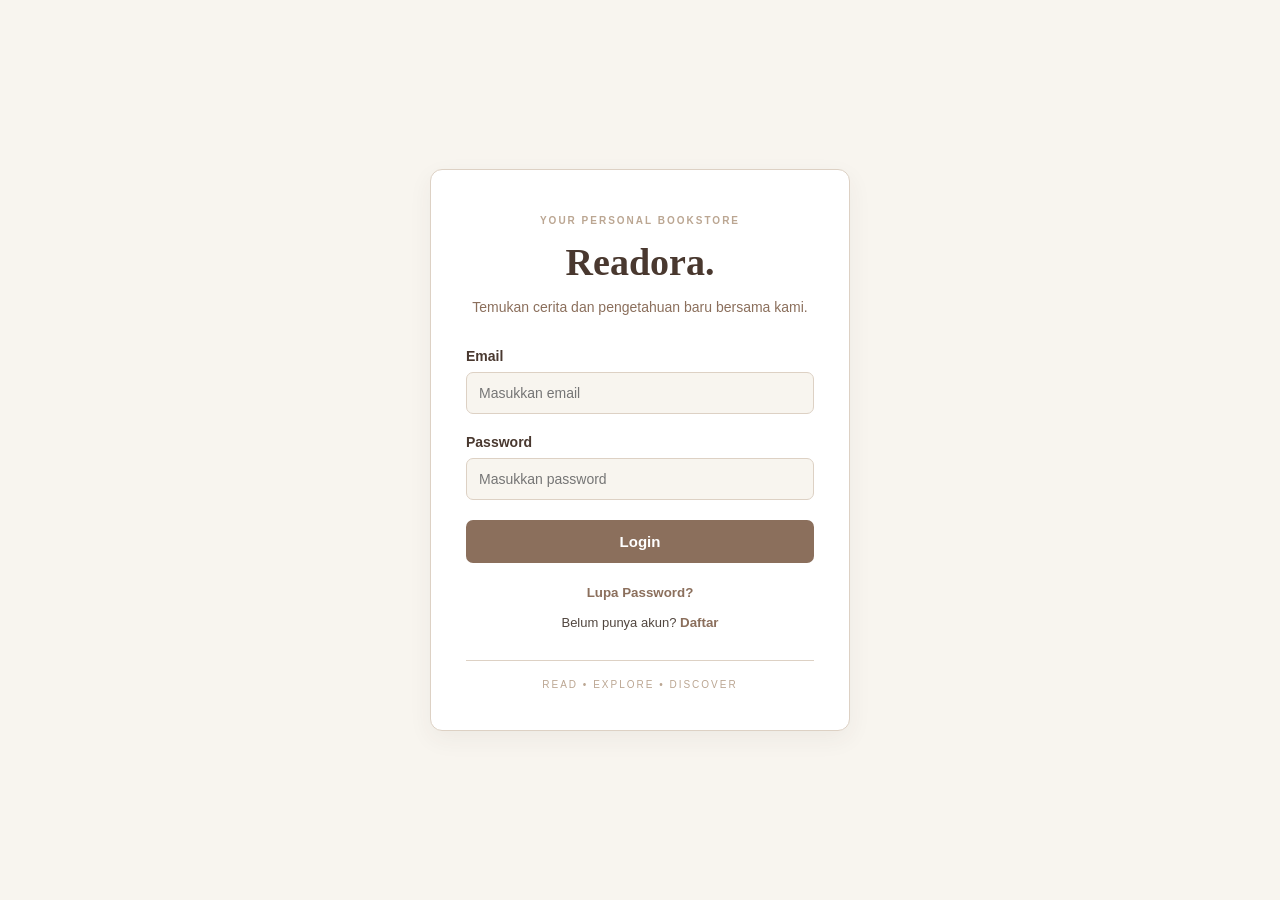
<file: index.html>
<!DOCTYPE html>
<html lang="id">
<head>
    <meta charset="UTF-8">
    <meta name="viewport" content="width=device-width, initial-scale=1.0">

    <title>Login | Readora</title>

    <!-- External CSS -->
    <link rel="stylesheet" href="css/style.css">
</head>
<body>

    <!-- Main Login -->
    <main class="login-container">

        <section class="login-card">

            <header class="login-header">
                <span class="brand-label">YOUR PERSONAL BOOKSTORE</span>
                <h1>Readora.</h1>
                <p>Temukan cerita dan pengetahuan baru bersama kami.</p>
            </header>

            <form id="loginForm">

                <div class="form-group">
                    <label for="email">Email</label>
                    <input
                        type="email"
                        id="email"
                        placeholder="Masukkan email"
                        required
                    >
                </div>

                <div class="form-group">
                    <label for="password">Password</label>
                    <input
                        type="password"
                        id="password"
                        placeholder="Masukkan password"
                        required
                    >
                </div>

                <button type="submit" class="btn-login">
                    Login
                </button>

            </form>

            <div class="login-links">

                <button type="button" id="forgotBtn">
                    Lupa Password?
                </button>

                <p>
                    Belum punya akun?
                    <button type="button" id="registerBtn">
                        Daftar
                    </button>
                </p>

            </div>

            <footer class="login-footer">
                <p>READ • EXPLORE • DISCOVER</p>
            </footer>

        </section>

    </main>


    <!-- Modal Lupa Password -->
    <div class="modal" id="forgotModal">

        <div class="modal-content">

            <button type="button" class="close-modal"
                data-close="forgotModal">&times;</button>

            <h2>Lupa Password?</h2>

            <p>Masukkan email yang terdaftar untuk memeriksa akunmu.</p>

            <form id="forgotForm">

                <div class="form-group">
                    <label for="forgotEmail">Email</label>
                    <input
                        type="email"
                        id="forgotEmail"
                        placeholder="Masukkan email"
                        required
                    >
                </div>

                <button type="submit" class="btn-login">
                    Periksa Email
                </button>

            </form>

        </div>

    </div>


    <!-- Modal Daftar -->
    <div class="modal" id="registerModal">

        <div class="modal-content">

            <button type="button" class="close-modal"
                data-close="registerModal">&times;</button>

            <h2>Buat Akun Readora</h2>

            <p>Daftarkan dirimu untuk mulai menjelajahi buku.</p>

            <form id="registerForm">

                <div class="form-group">
                    <label for="registerName">Nama Lengkap</label>
                    <input
                        type="text"
                        id="registerName"
                        placeholder="Masukkan nama"
                        required
                    >
                </div>

                <div class="form-group">
                    <label for="registerEmail">Email</label>
                    <input
                        type="email"
                        id="registerEmail"
                        placeholder="Masukkan email"
                        required
                    >
                </div>

                <div class="form-group">
                    <label for="registerPassword">Password</label>
                    <input
                        type="password"
                        id="registerPassword"
                        placeholder="Minimal 6 karakter"
                        minlength="6"
                        required
                    >
                </div>

                <button type="submit" class="btn-login">
                    Daftar Sekarang
                </button>

            </form>

        </div>

    </div>


    <!-- JavaScript -->
    <script src="js/data.js"></script>
    <script src="js/script.js"></script>

</body>
</html>
</file>
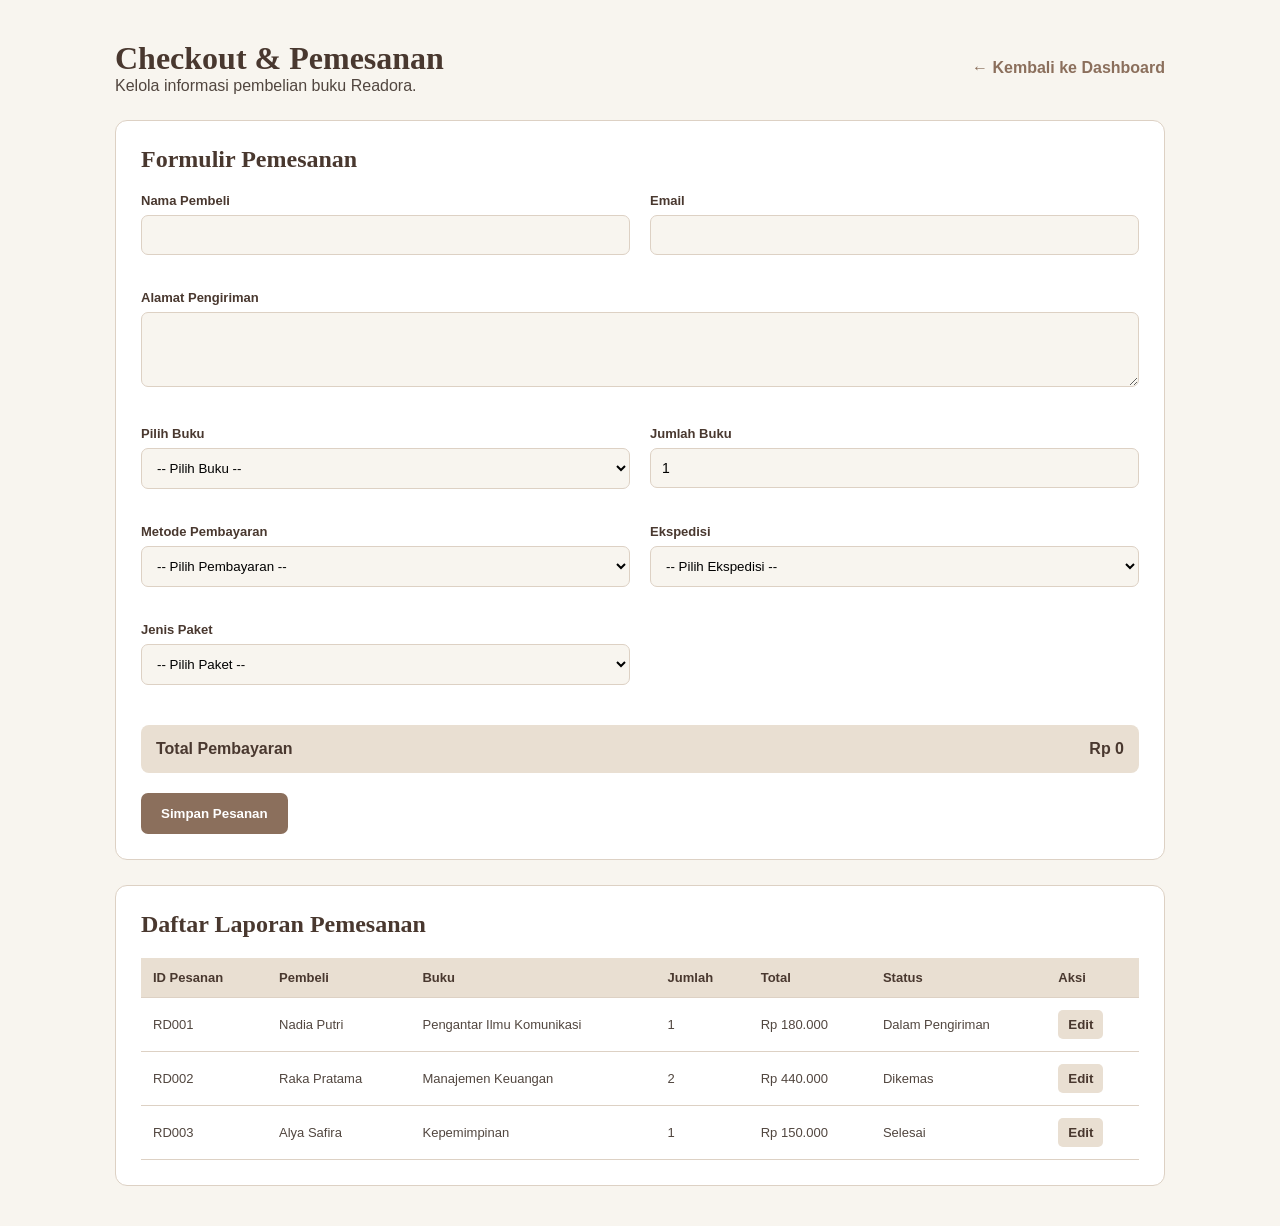
<file: checkout.html>
<!DOCTYPE html>
<html lang="id">
<head>
    <meta charset="UTF-8">
    <meta name="viewport" content="width=device-width, initial-scale=1.0">
    <title>Checkout | Readora</title>
    <link rel="stylesheet" href="css/style.css">

    <style>
        .page-container {
            max-width: 1100px;
            margin: 40px auto;
            padding: 0 25px;
        }

        .page-header {
            display: flex;
            justify-content: space-between;
            align-items: center;
            gap: 15px;
            margin-bottom: 25px;
        }

        .page-header h1 {
            font-family: Georgia, serif;
            color: var(--dark-brown);
        }

        .back-link {
            color: var(--brown);
            text-decoration: none;
            font-weight: bold;
        }

        .checkout-card, .order-card {
            background: var(--white);
            border: 1px solid var(--border);
            border-radius: 12px;
            padding: 25px;
            margin-bottom: 25px;
        }

        .checkout-card h2, .order-card h2 {
            font-family: Georgia, serif;
            color: var(--dark-brown);
            margin-bottom: 20px;
        }

        .form-grid {
            display: grid;
            grid-template-columns: repeat(2, 1fr);
            gap: 15px 20px;
        }

        .form-group label {
            display: block;
            font-size: 13px;
            font-weight: bold;
            color: var(--dark-brown);
            margin-bottom: 7px;
        }

        .form-group input,
        .form-group select,
        .form-group textarea {
            width: 100%;
            padding: 11px;
            border: 1px solid var(--border);
            border-radius: 7px;
            background: var(--cream);
            font-family: inherit;
        }

        .form-group textarea {
            resize: vertical;
            min-height: 75px;
        }

        .full-width {
            grid-column: 1 / -1;
        }

        .total-box {
            background: var(--beige);
            padding: 15px;
            border-radius: 8px;
            margin: 20px 0;
            display: flex;
            justify-content: space-between;
            font-weight: bold;
            color: var(--dark-brown);
        }

        .btn-submit {
            background: var(--brown);
            color: white;
            border: none;
            border-radius: 7px;
            padding: 13px 20px;
            font-weight: bold;
        }

        .btn-cancel {
            background: var(--beige);
            color: var(--dark-brown);
            border: none;
            border-radius: 7px;
            padding: 13px 20px;
            margin-left: 8px;
        }

        .table-wrapper {
            overflow-x: auto;
        }

        .order-table {
            width: 100%;
            border-collapse: collapse;
            min-width: 750px;
        }

        .order-table th, .order-table td {
            padding: 12px;
            border-bottom: 1px solid var(--border);
            text-align: left;
            font-size: 13px;
        }

        .order-table th {
            background: var(--beige);
            color: var(--dark-brown);
        }

        .btn-edit {
            background: var(--beige);
            color: var(--dark-brown);
            border: none;
            border-radius: 5px;
            padding: 7px 10px;
            font-weight: bold;
        }

        @media (max-width: 600px) {
            .form-grid {
                grid-template-columns: 1fr;
            }

            .full-width {
                grid-column: auto;
            }

            .page-header {
                align-items: flex-start;
                flex-direction: column;
            }
        }
    </style>
</head>

<body>
    <main class="page-container">

        <header class="page-header">
            <div>
                <h1>Checkout & Pemesanan</h1>
                <p>Kelola informasi pembelian buku Readora.</p>
            </div>
            <a href="dashboard.html" class="back-link">
                ← Kembali ke Dashboard
            </a>
        </header>

        <section class="checkout-card">
            <h2>Formulir Pemesanan</h2>

            <form id="formCheckout">
                <input type="hidden" id="editOrderId">

                <div class="form-grid">
                    <div class="form-group">
                        <label for="namaPembeli">Nama Pembeli</label>
                        <input type="text" id="namaPembeli" required>
                    </div>

                    <div class="form-group">
                        <label for="emailPembeli">Email</label>
                        <input type="email" id="emailPembeli" required>
                    </div>

                    <div class="form-group full-width">
                        <label for="alamatPembeli">Alamat Pengiriman</label>
                        <textarea id="alamatPembeli" required></textarea>
                    </div>

                    <div class="form-group">
                        <label for="pilihBuku">Pilih Buku</label>
                        <select id="pilihBuku" required>
                            <option value="">-- Pilih Buku --</option>
                        </select>
                    </div>

                    <div class="form-group">
                        <label for="jumlahBuku">Jumlah Buku</label>
                        <input type="number" id="jumlahBuku" min="1" value="1" required>
                    </div>

                    <div class="form-group">
                        <label for="metodePembayaran">Metode Pembayaran</label>
                        <select id="metodePembayaran" required>
                            <option value="">-- Pilih Pembayaran --</option>
                            <option value="Transfer Bank">Transfer Bank</option>
                            <option value="E-Wallet">E-Wallet</option>
                            <option value="COD">COD</option>
                        </select>
                    </div>

                    <div class="form-group">
                        <label for="ekspedisi">Ekspedisi</label>
                        <select id="ekspedisi" required>
                            <option value="">-- Pilih Ekspedisi --</option>
                            <option value="JNE">JNE</option>
                            <option value="J&T">J&T</option>
                            <option value="SiCepat">SiCepat</option>
                        </select>
                    </div>

                    <div class="form-group">
                        <label for="jenisPaket">Jenis Paket</label>
                        <select id="jenisPaket" required>
                            <option value="">-- Pilih Paket --</option>
                            <option value="Reguler">Reguler</option>
                            <option value="Express">Express</option>
                        </select>
                    </div>
                </div>

                <div class="total-box">
                    <span>Total Pembayaran</span>
                    <span id="totalHarga">Rp 0</span>
                </div>

                <button type="submit" class="btn-submit" id="btnSimpanPesanan">
                    Simpan Pesanan
                </button>

                <button type="button" class="btn-cancel" id="btnBatalEdit" hidden>
                    Batal Edit
                </button>
            </form>
        </section>

        <section class="order-card">
            <h2>Daftar Laporan Pemesanan</h2>

            <div class="table-wrapper">
                <table class="order-table">
                    <thead>
                        <tr>
                            <th>ID Pesanan</th>
                            <th>Pembeli</th>
                            <th>Buku</th>
                            <th>Jumlah</th>
                            <th>Total</th>
                            <th>Status</th>
                            <th>Aksi</th>
                        </tr>
                    </thead>
                    <tbody id="orderTable">
                    </tbody>
                </table>
            </div>
        </section>

    </main>
    
    <script src="js/data.js"></script>
    <script src="js/script.js"></script>
</body>
</html>
</file>
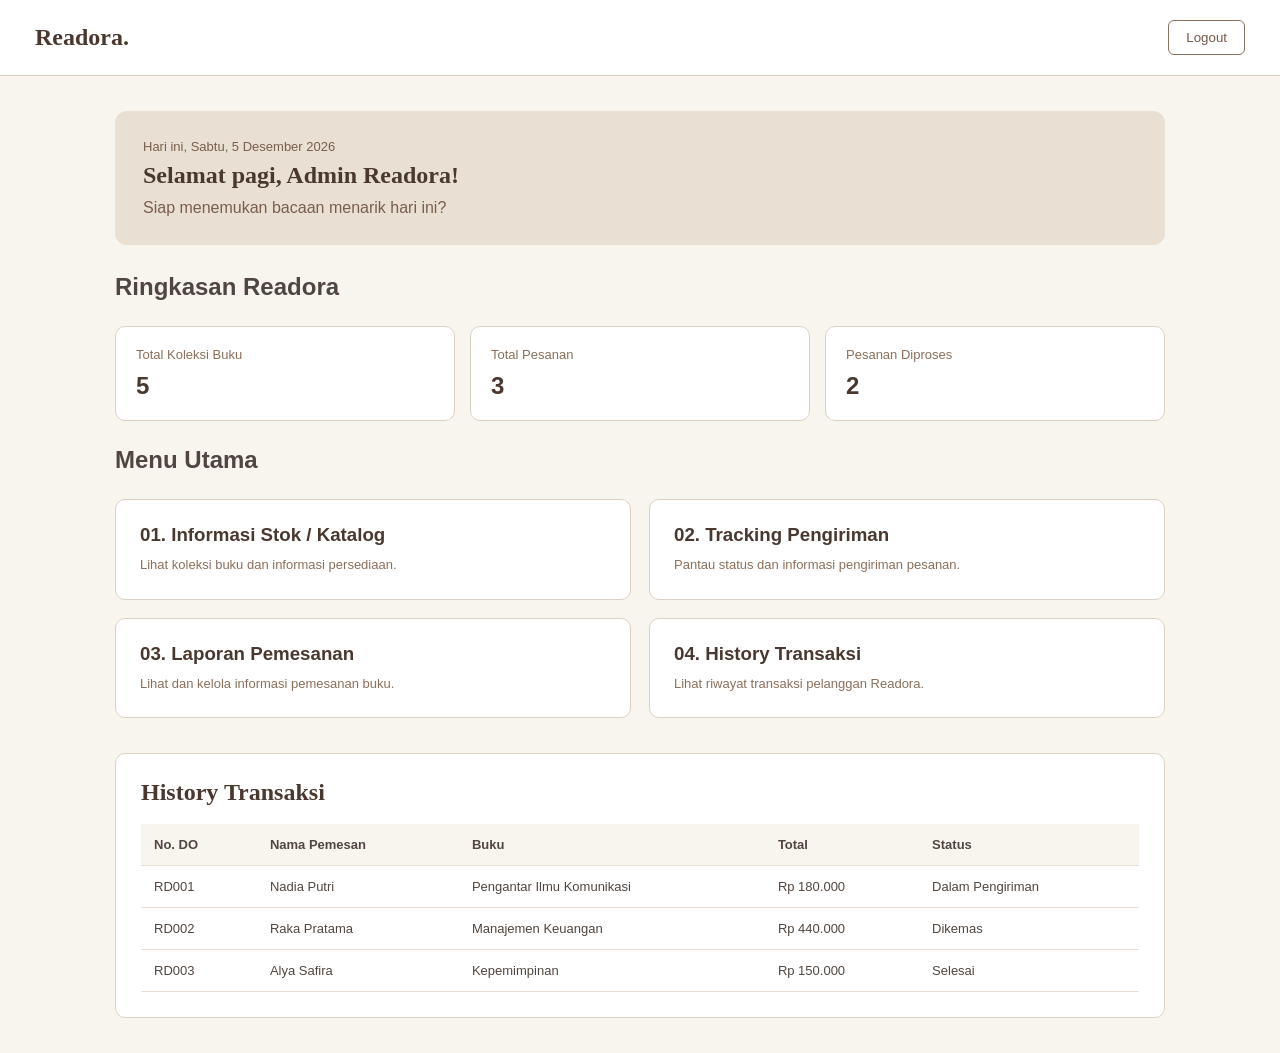
<file: dashboard.html>
<!DOCTYPE html>
<html lang="id">
<head>
    <meta charset="UTF-8">
    <meta name="viewport" content="width=device-width, initial-scale=1.0">

    <title>Dashboard | Readora</title>

    <link rel="stylesheet" href="css/style.css">

    <!-- Internal CSS khusus dashboard -->
    <style>
        .dashboard-main {
            max-width: 1100px;
            margin: auto;
            padding: 35px 25px;
        }

        .dashboard-greeting {
            background-color: #E9DFD2;
            padding: 28px;
            border-radius: 12px;
            margin-bottom: 28px;
        }

        .dashboard-greeting h1 {
            font-family: Georgia, serif;
            color: #49382F;
            margin-bottom: 10px;
        }

        .dashboard-greeting p {
            color: #795E4D;
        }

        .dashboard-menu {
            display: grid;
            grid-template-columns: repeat(2, 1fr);
            gap: 18px;
            margin: 25px 0;
        }

        .menu-card {
            background: white;
            padding: 24px;
            border: 1px solid #DDD1C4;
            border-radius: 10px;
            text-decoration: none;
            color: #49382F;
            transition: 0.3s;
        }

        .menu-card:hover {
            transform: translateY(-4px);
            box-shadow: 0 6px 18px rgba(73, 56, 47, 0.08);
        }

        .menu-card h3 {
            margin-bottom: 9px;
        }

        .menu-card p {
            font-size: 13px;
            color: #8B6F5C;
            line-height: 1.5;
        }

        .dashboard-stats {
            display: grid;
            grid-template-columns: repeat(3, 1fr);
            gap: 15px;
            margin: 25px 0;
        }

        .stat-card {
            background: white;
            padding: 20px;
            border-radius: 10px;
            border: 1px solid #DDD1C4;
        }

        .stat-card p {
            font-size: 13px;
            color: #8B6F5C;
        }

        .stat-card h2 {
            margin-top: 10px;
            color: #49382F;
        }

        .history-section {
            margin-top: 35px;
            background: white;
            padding: 25px;
            border-radius: 10px;
            border: 1px solid #DDD1C4;
        }

        .history-section h2 {
            font-family: Georgia, serif;
            margin-bottom: 18px;
            color: #49382F;
        }

        .history-table {
            width: 100%;
            border-collapse: collapse;
        }

        .history-table th,
        .history-table td {
            padding: 13px;
            text-align: left;
            border-bottom: 1px solid #E9DFD2;
            font-size: 13px;
        }

        .history-table th {
            background-color: #F8F5EF;
        }

        .dashboard-top {
            display: flex;
            justify-content: space-between;
            align-items: center;
            padding: 20px 35px;
            background: white;
            border-bottom: 1px solid #DDD1C4;
        }

        .dashboard-top h2 {
            font-family: Georgia, serif;
            color: #49382F;
        }

        .logout-btn {
            padding: 9px 17px;
            border: 1px solid #8B6F5C;
            border-radius: 6px;
            background: transparent;
            color: #795548;
            cursor: pointer;
        }

        @media (max-width: 600px) {
            .dashboard-menu {
                grid-template-columns: 1fr;
            }

            .dashboard-stats {
                grid-template-columns: 1fr;
            }

            .dashboard-top {
                padding: 18px;
            }

            .history-section {
                overflow-x: auto;
            }
        }
    </style>
</head>

<body>

    <!-- Navigation -->
    <header class="dashboard-top">
        <h2>Readora.</h2>
        <button type="button" class="logout-btn" id="logoutBtn">
            Logout
        </button>
    </header>

    <main class="dashboard-main">

        <!-- Greeting -->
        <section class="dashboard-greeting">
            <p id="greetingTime"
               style="font-size: 13px; margin-bottom: 8px;">
                Welcome
            </p>

            <h1 id="greetingName">Selamat Datang!</h1>

            <p>Siap menemukan bacaan menarik hari ini?</p>
        </section>

        <!-- Ringkasan -->
        <section>
            <h2>Ringkasan Readora</h2>

            <div class="dashboard-stats">

                <article class="stat-card">
                    <p>Total Koleksi Buku</p>
                    <h2 id="totalBuku">0</h2>
                </article>

                <article class="stat-card">
                    <p>Total Pesanan</p>
                    <h2 id="totalPesanan">0</h2>
                </article>

                <article class="stat-card">
                    <p>Pesanan Diproses</p>
                    <h2 id="pesananProses">0</h2>
                </article>

            </div>
        </section>

        <!-- Menu Utama -->
        <section>
            <h2>Menu Utama</h2>

            <div class="dashboard-menu">

                <a href="stok.html" class="menu-card">
                    <h3>01. Informasi Stok / Katalog</h3>
                    <p>Lihat koleksi buku dan informasi persediaan.</p>
                </a>

                <a href="tracking.html" class="menu-card">
                    <h3>02. Tracking Pengiriman</h3>
                    <p>Pantau status dan informasi pengiriman pesanan.</p>
                </a>

                <a href="checkout.html" class="menu-card">
                    <h3>03. Laporan Pemesanan</h3>
                    <p>Lihat dan kelola informasi pemesanan buku.</p>
                </a>

                <a href="#riwayat" class="menu-card">
                    <h3>04. History Transaksi</h3>
                    <p>Lihat riwayat transaksi pelanggan Readora.</p>
                </a>

            </div>
        </section>

        <!-- History Transaksi -->
        <section class="history-section" id="riwayat">

            <h2>History Transaksi</h2>

            <div style="overflow-x: auto;">
                <table class="history-table">

                    <thead>
                        <tr>
                            <th>No. DO</th>
                            <th>Nama Pemesan</th>
                            <th>Buku</th>
                            <th>Total</th>
                            <th>Status</th>
                        </tr>
                    </thead>

                    <tbody id="historyTable">
                        <tr>
                            <td colspan="5">Memuat data transaksi...</td>
                        </tr>
                    </tbody>

                </table>
            </div>

        </section>

    </main>

    <!-- Data dan JavaScript -->
    <script src="js/data.js"></script>
    <script src="js/script.js"></script>

</body>
</html>
</file>
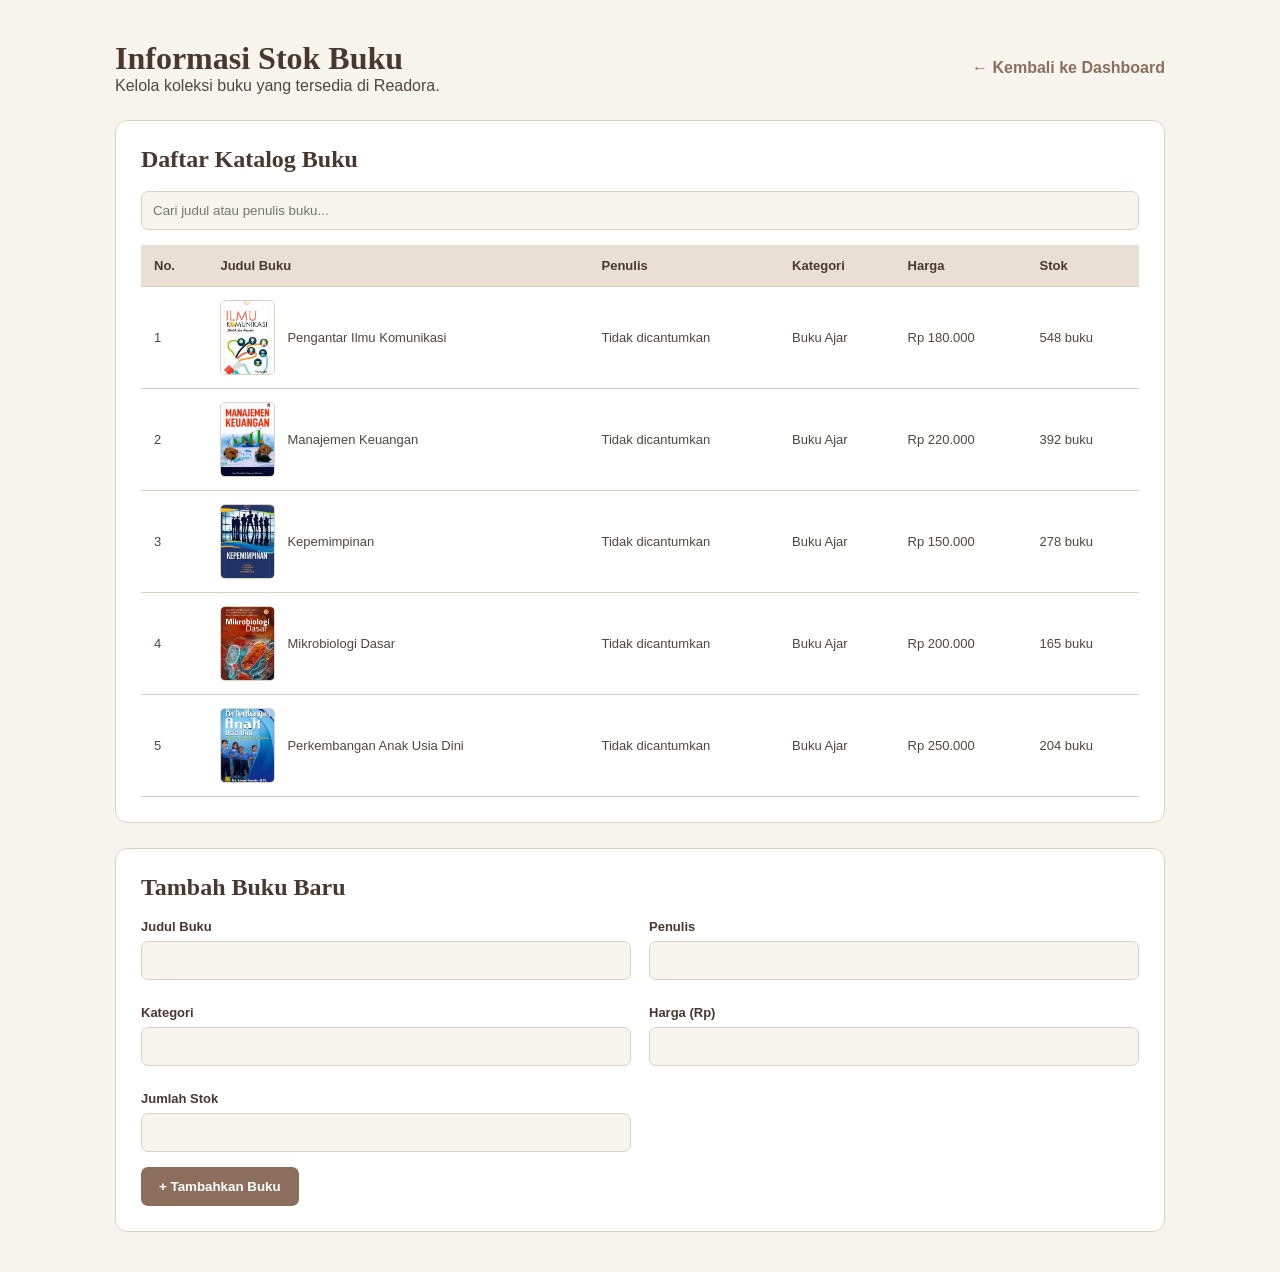
<file: stok.html>
<!DOCTYPE html>
<html lang="id">
<head>
    <meta charset="UTF-8">
    <meta name="viewport" content="width=device-width, initial-scale=1.0">
    <title>Stok Buku | Readora</title>
    <link rel="stylesheet" href="css/style.css">
    <style>
        .page-container {
            max-width: 1100px;
            margin: 40px auto;
            padding: 0 25px;
        }

        .page-header {
            display: flex;
            justify-content: space-between;
            align-items: center;
            gap: 15px;
            margin-bottom: 25px;
        }

        .page-header h1 {
            font-family: Georgia, serif;
            color: var(--dark-brown);
        }

        .back-link {
            color: var(--brown);
            text-decoration: none;
            font-weight: bold;
        }

        .catalog-card, .form-card {
            background: var(--white);
            border: 1px solid var(--border);
            border-radius: 12px;
            padding: 25px;
            margin-bottom: 25px;
        }

        .catalog-card h2, .form-card h2 {
            font-family: Georgia, serif;
            color: var(--dark-brown);
            margin-bottom: 18px;
        }

        .search-input, .form-card input {
            width: 100%;
            padding: 11px;
            border: 1px solid var(--border);
            border-radius: 7px;
            margin-bottom: 15px;
            background: var(--cream);
        }

        .table-wrapper {
            overflow-x: auto;
        }

        .catalog-table {
            width: 100%;
            border-collapse: collapse;
            min-width: 650px;
        }

        .catalog-table th, .catalog-table td {
            padding: 13px;
            border-bottom: 1px solid var(--border);
            text-align: left;
            font-size: 13px;
        }

        .catalog-table th {
            background: var(--beige);
            color: var(--dark-brown);
        }

        .btn-add {
            background: var(--brown);
            color: white;
            border: none;
            border-radius: 7px;
            padding: 12px 18px;
            font-weight: bold;
        }

        .form-grid {
            display: grid;
            grid-template-columns: repeat(2, 1fr);
            gap: 10px 18px;
        }

        .form-card label {
            display: block;
            font-size: 13px;
            font-weight: bold;
            margin-bottom: 7px;
            color: var(--dark-brown);
        }

        @media (max-width: 600px) {
            .form-grid {
                grid-template-columns: 1fr;
            }

            .page-header {
                align-items: flex-start;
                flex-direction: column;
            }
        }
    </style>
</head>
<body>

    <main class="page-container">
        <header class="page-header">
            <div>
                <h1>Informasi Stok Buku</h1>
                <p>Kelola koleksi buku yang tersedia di Readora.</p>
            </div>
            <a href="dashboard.html" class="back-link">← Kembali ke Dashboard</a>
        </header>

        <section class="catalog-card">
            <h2>Daftar Katalog Buku</h2>

            <input
                type="text"
                id="cariBuku"
                class="search-input"
                placeholder="Cari judul atau penulis buku..."
            >

            <div class="table-wrapper">
                <table class="catalog-table">
                    <thead>
                        <tr>
                            <th>No.</th>
                            <th>Judul Buku</th>
                            <th>Penulis</th>
                            <th>Kategori</th>
                            <th>Harga</th>
                            <th>Stok</th>
                        </tr>
                    </thead>
                    <tbody id="catalogTable">
                    </tbody>
                </table>
            </div>
        </section>

        <section class="form-card">
            <h2>Tambah Buku Baru</h2>

            <form id="formTambahBuku">
                <div class="form-grid">
                    <div>
                        <label for="judulBuku">Judul Buku</label>
                        <input type="text" id="judulBuku" required>
                    </div>

                    <div>
                        <label for="penulisBuku">Penulis</label>
                        <input type="text" id="penulisBuku" required>
                    </div>

                    <div>
                        <label for="kategoriBuku">Kategori</label>
                        <input type="text" id="kategoriBuku" required>
                    </div>

                    <div>
                        <label for="hargaBuku">Harga (Rp)</label>
                        <input type="number" id="hargaBuku" min="1" required>
                    </div>

                    <div>
                        <label for="stokBuku">Jumlah Stok</label>
                        <input type="number" id="stokBuku" min="0" required>
                    </div>
                </div>

                <button type="submit" class="btn-add">+ Tambahkan Buku</button>
            </form>
        </section>
    </main>

    <script src="js/data.js"></script>
    <script src="js/script.js"></script>
</body>
</html>
</file>
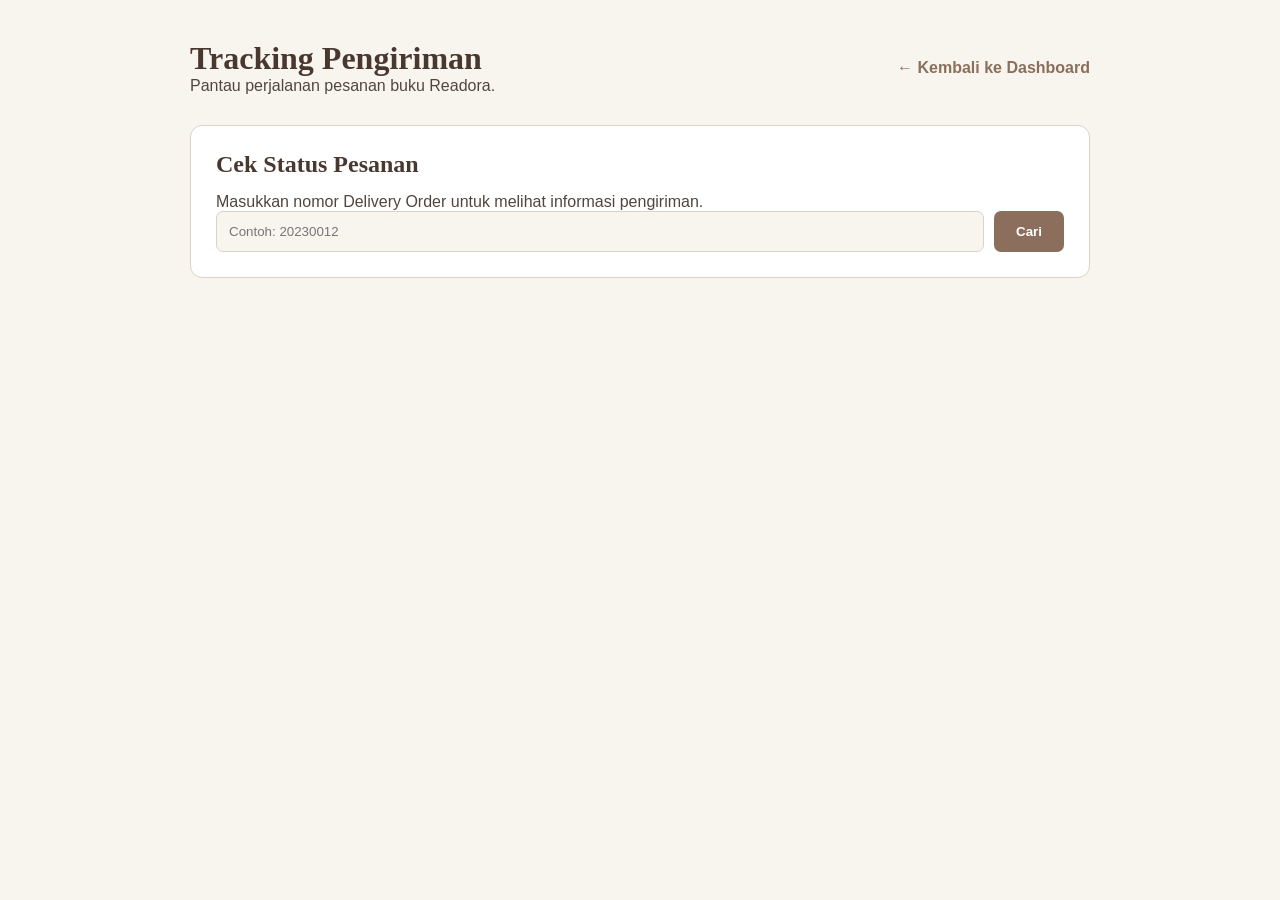
<file: tracking.html>
<!DOCTYPE html>
<html lang="id">
<head>
    <meta charset="UTF-8">
    <meta name="viewport" content="width=device-width, initial-scale=1.0">
    <title>Tracking Pengiriman | Readora</title>
    <link rel="stylesheet" href="css/style.css">

    <style>
        .page-container {
            max-width: 950px;
            margin: 40px auto;
            padding: 0 25px;
        }

        .page-header {
            display: flex;
            justify-content: space-between;
            align-items: center;
            gap: 15px;
            margin-bottom: 30px;
        }

        .page-header h1 {
            font-family: Georgia, serif;
            color: var(--dark-brown);
        }

        .back-link {
            color: var(--brown);
            text-decoration: none;
            font-weight: bold;
        }

        .search-card, .result-card {
            background: var(--white);
            border: 1px solid var(--border);
            border-radius: 12px;
            padding: 25px;
            margin-bottom: 25px;
        }

        .search-card h2, .result-card h2 {
            font-family: Georgia, serif;
            color: var(--dark-brown);
            margin-bottom: 15px;
        }

        .search-form {
            display: flex;
            gap: 10px;
        }

        .search-form input {
            flex: 1;
            min-width: 0;
            padding: 12px;
            border: 1px solid var(--border);
            border-radius: 7px;
            background: var(--cream);
        }

        .btn-search {
            padding: 12px 22px;
            border: none;
            border-radius: 7px;
            background: var(--brown);
            color: white;
            font-weight: bold;
        }

        .result-card {
            display: none;
        }

        .order-info {
            display: grid;
            grid-template-columns: repeat(2, 1fr);
            gap: 18px;
            margin: 20px 0;
        }

        .info-item {
            padding: 14px;
            background: var(--cream);
            border-radius: 8px;
        }

        .info-item span {
            display: block;
            font-size: 12px;
            color: var(--brown);
            margin-bottom: 6px;
        }

        .info-item strong {
            color: var(--dark-brown);
            font-size: 14px;
        }

        .status-title {
            margin: 25px 0 15px;
            color: var(--dark-brown);
        }

        .progress-list {
            display: flex;
            justify-content: space-between;
            gap: 8px;
            position: relative;
            margin: 25px 0;
        }

        .progress-step {
            flex: 1;
            text-align: center;
            position: relative;
            z-index: 1;
        }

        .progress-circle {
            width: 30px;
            height: 30px;
            margin: 0 auto 9px;
            border-radius: 50%;
            background: var(--beige);
            color: var(--brown);
            display: flex;
            justify-content: center;
            align-items: center;
            font-weight: bold;
        }

        .progress-step.active .progress-circle {
            background: var(--brown);
            color: white;
        }

        .progress-step p {
            font-size: 11px;
            color: var(--text);
        }

        .status-message {
            padding: 13px;
            background: var(--beige);
            border-radius: 8px;
            color: var(--dark-brown);
            font-weight: bold;
            text-align: center;
            margin-bottom: 25px; /* Ditambah margin bawah biar ga nempel riwayat */
        }

        /* Styling tambahan untuk riwayat perjalanan agar rapi */
        .riwayat-perjalanan {
            margin-top: 25px;
            padding-top: 20px;
            border-top: 1px dashed var(--border);
        }

        .riwayat-perjalanan h3 {
            font-family: Georgia, serif;
            color: var(--dark-brown);
            margin-bottom: 15px;
            font-size: 16px;
        }

        .empty-message {
            display: none;
            color: #A34B42;
            font-size: 14px;
            margin-top: 15px;
        }

        @media (max-width: 600px) {
            .page-header {
                align-items: flex-start;
                flex-direction: column;
            }

            .search-form {
                flex-direction: column;
            }

            .order-info {
                grid-template-columns: 1fr;
            }

            .progress-step p {
                font-size: 10px;
            }
        }
    </style>
</head>

<body>
    <main class="page-container">

        <header class="page-header">
            <div>
                <h1>Tracking Pengiriman</h1>
                <p>Pantau perjalanan pesanan buku Readora.</p>
            </div>

            <a href="dashboard.html" class="back-link">
                ← Kembali ke Dashboard
            </a>
        </header>

        <section class="search-card">
            <h2>Cek Status Pesanan</h2>
            <p>Masukkan nomor Delivery Order untuk melihat informasi pengiriman.</p>

            <form id="trackingForm" class="search-form">
                <input
                    type="text"
                    id="nomorDO"
                    placeholder="Contoh: 20230012"
                    required
                >
                <button type="submit" class="btn-search">Cari</button>
            </form>

            <p class="empty-message" id="pesanError">
                Nomor pesanan tidak ditemukan. Silakan periksa kembali.
            </p>
        </section>

        <!-- KOTAK HASIL TRACKING -->
        <section class="result-card" id="hasilTracking">
            <h2>Informasi Pesanan</h2>

            <div class="order-info">
                <div class="info-item">
                    <span>Nomor Delivery Order</span>
                    <strong id="hasilDO">-</strong>
                </div>

                <div class="info-item">
                    <span>Nama Pembeli</span>
                    <strong id="hasilNama">-</strong>
                </div>

                <div class="info-item">
                    <span>Nama Buku</span>
                    <strong id="hasilBuku">-</strong>
                </div>

                <div class="info-item">
                    <span>Ekspedisi</span>
                    <strong id="hasilEkspedisi">-</strong>
                </div>

                <div class="info-item">
                    <span>Tanggal Pengiriman</span>
                    <strong id="hasilTanggal">-</strong>
                </div>

                <div class="info-item">
                    <span>Jenis Paket</span>
                    <strong id="hasilPaket">-</strong>
                </div>

                <div class="info-item">
                    <span>Total Pembayaran</span>
                    <strong id="hasilTotal">-</strong>
                </div>
            </div>

            <h3 class="status-title">Perkembangan Pengiriman</h3>

            <div class="progress-list" id="progressList">
                <div class="progress-step">
                    <div class="progress-circle">1</div>
                    <p>Pesanan Diterima</p>
                </div>

                <div class="progress-step">
                    <div class="progress-circle">2</div>
                    <p>Dikemas</p>
                </div>

                <div class="progress-step">
                    <div class="progress-circle">3</div>
                    <p>Dikirim</p>
                </div>

                <div class="progress-step">
                    <div class="progress-circle">4</div>
                    <p>Selesai</p>
                </div>
            </div>

            <div class="status-message" id="statusPengiriman">
                Status pesanan
            </div>

            <!-- BAGIAN RIWAYAT PAKET DISINI (Sebelum penutup </section>) -->
            <div class="riwayat-perjalanan">
                <h3>Riwayat Perjalanan Paket</h3>
                <div id="hasilPerjalanan"></div>
            </div>

        </section>

    </main>

    <script src="js/data.js"></script>
    <script src="js/script.js"></script>
</body>
</html>
</file>
<file: css/style.css>
/* =====================================
   READORA - EDITORIAL MINIMALIST
   ===================================== */

:root {
    --cream: #F8F5EF;
    --beige: #E9DFD2;
    --brown: #8B6F5C;
    --dark-brown: #49382F;
    --soft-brown: #BBA692;
    --white: #FFFFFF;
    --text: #51463F;
    --border: #DDD1C4;
}

/* RESET */

* {
    margin: 0;
    padding: 0;
    box-sizing: border-box;
}

/* GLOBAL */

body {
    font-family: Arial, sans-serif;
    background-color: var(--cream);
    color: var(--text);
}

/* LOGIN CONTAINER */

.login-container {
    min-height: 100vh;
    display: flex;
    justify-content: center;
    align-items: center;
    padding: 25px;
}

/* LOGIN CARD */

.login-card {
    width: 100%;
    max-width: 420px;
    background-color: var(--white);
    padding: 40px 35px;
    border-radius: 12px;
    border: 1px solid var(--border);
    box-shadow: 0 8px 25px rgba(73, 56, 47, 0.06);
}

/* HEADER */

.login-header {
    text-align: center;
    margin-bottom: 30px;
}

.brand-label {
    font-size: 10px;
    letter-spacing: 2px;
    color: var(--soft-brown);
    font-weight: bold;
}

.login-header h1 {
    font-family: Georgia, serif;
    font-size: 38px;
    color: var(--dark-brown);
    margin: 12px 0;
}

.login-header p {
    font-size: 14px;
    color: var(--brown);
    line-height: 1.6;
}

/* FORM */

.form-group {
    margin-bottom: 20px;
}

.form-group label {
    display: block;
    font-size: 14px;
    font-weight: bold;
    margin-bottom: 8px;
    color: var(--dark-brown);
}

.form-group input {
    width: 100%;
    padding: 12px;
    border: 1px solid var(--border);
    border-radius: 7px;
    outline: none;
    font-size: 14px;
    background-color: var(--cream);
}

.form-group input:focus {
    border-color: var(--brown);
    background-color: var(--white);
}

/* BUTTON */

.btn-login {
    width: 100%;
    padding: 13px;
    border: none;
    border-radius: 7px;
    background-color: var(--brown);
    color: var(--white);
    font-size: 15px;
    font-weight: bold;
    cursor: pointer;
    transition: 0.3s;
}

.btn-login:hover {
    background-color: var(--dark-brown);
}

/* LOGIN LINKS */

.login-links {
    text-align: center;
    margin-top: 22px;
    font-size: 13px;
}

.login-links button {
    border: none;
    background: none;
    color: var(--brown);
    font-weight: bold;
    cursor: pointer;
}

.login-links p {
    margin-top: 15px;
}

.login-links button:hover {
    text-decoration: underline;
}

/* FOOTER */

.login-footer {
    border-top: 1px solid var(--border);
    margin-top: 30px;
    padding-top: 18px;
    text-align: center;
}

.login-footer p {
    font-size: 10px;
    letter-spacing: 2px;
    color: var(--soft-brown);
}

/* MODAL */

.modal {
    display: none;
    position: fixed;
    z-index: 100;
    inset: 0;
    background-color: rgba(49, 38, 30, 0.55);
    justify-content: center;
    align-items: center;
    padding: 20px;
}

.modal-content {
    position: relative;
    width: 100%;
    max-width: 400px;
    background-color: var(--white);
    padding: 35px;
    border-radius: 12px;
    border: 1px solid var(--border);
}

.modal-content h2 {
    font-family: Georgia, serif;
    color: var(--dark-brown);
    margin-bottom: 10px;
}

.modal-content p {
    font-size: 13px;
    line-height: 1.6;
    color: var(--brown);
    margin-bottom: 22px;
}

/* CLOSE BUTTON */

.close-modal {
    position: absolute;
    top: 12px;
    right: 17px;
    border: none;
    background: none;
    color: var(--brown);
    font-size: 27px;
    cursor: pointer;
}

/* RESPONSIVE */

@media (max-width: 480px) {

    .login-card {
        padding: 30px 22px;
    }

    .modal-content {
        padding: 30px 22px;
    }

}

/* RIWAYAT PERJALANAN TRACKING */
.riwayat-perjalanan {
    margin-top: 25px;
}

.riwayat-item {
    padding: 12px;
    margin-bottom: 10px;
    background-color: var(--cream);
    border-left: 3px solid var(--brown);
    border-radius: 6px;
}

.riwayat-item p:first-child {
    font-size: 12px;
    font-weight: bold;
    color: var(--brown);
    margin-bottom: 5px;
}

.riwayat-item p:last-child {
    font-size: 13px;
    line-height: 1.5;
}

.buku-info {
    display: flex;
    align-items: center;
    gap: 12px;
}

.gambar-buku {
    width: 55px;
    height: 75px;
    object-fit: cover;
    border-radius: 5px;
    border: 1px solid var(--border);
}
</file>
